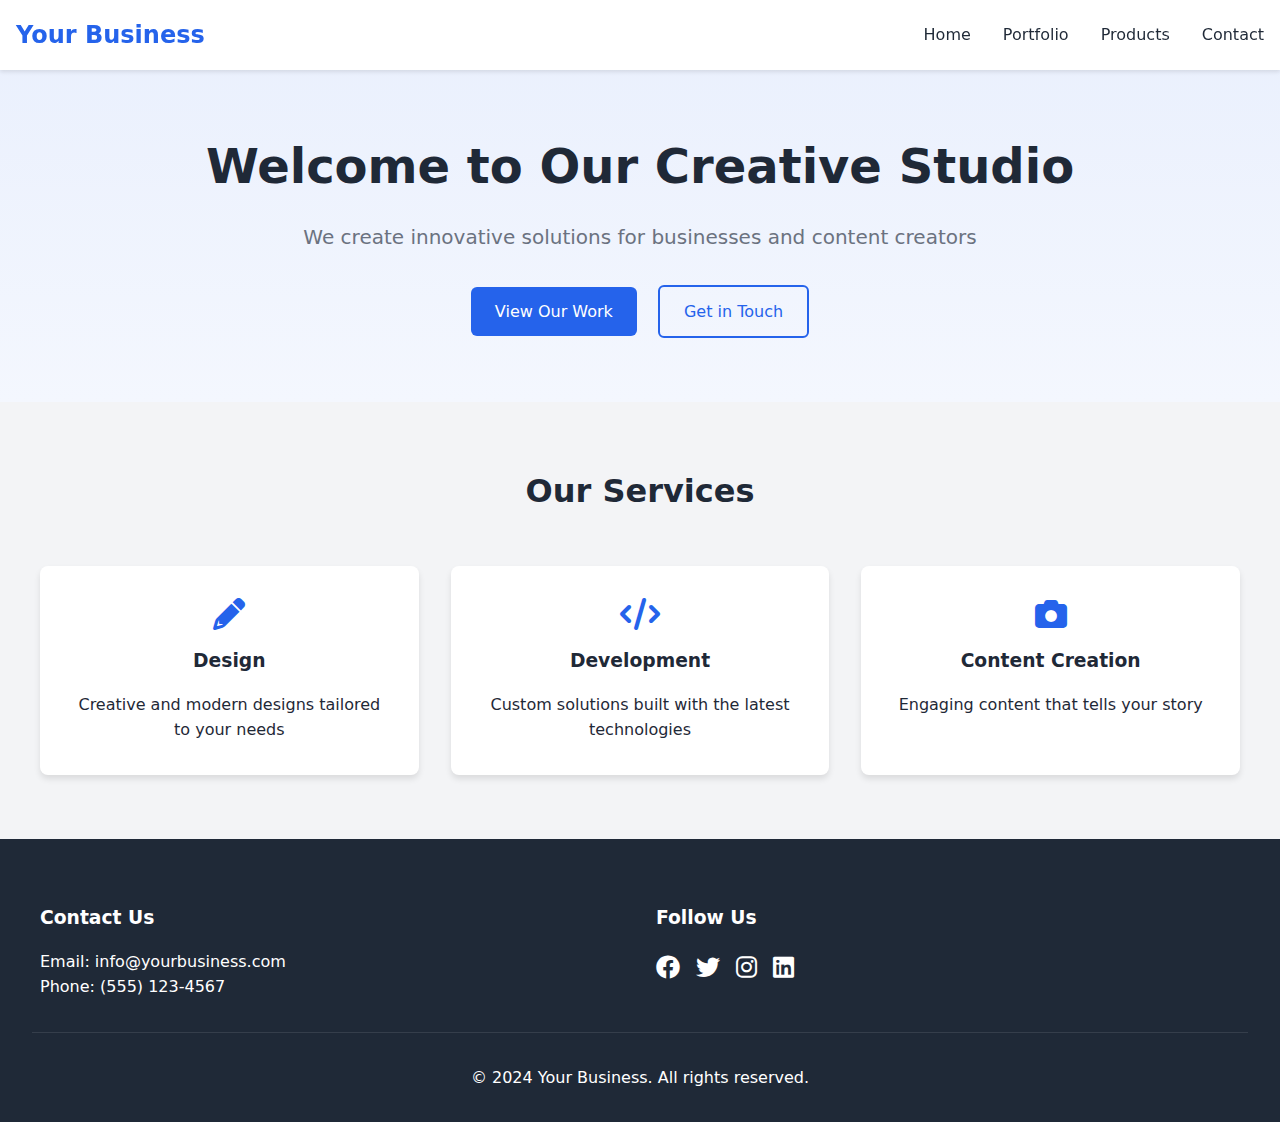
<file: index.html>
<!DOCTYPE html>
<html lang="en">
<head>
    <meta charset="UTF-8">
    <meta name="viewport" content="width=device-width, initial-scale=1.0">
    <title>Business Portfolio</title>
    <link rel="stylesheet" href="css/styles.css">
    <link rel="stylesheet" href="https://cdnjs.cloudflare.com/ajax/libs/font-awesome/6.0.0/css/all.min.css">
</head>
<body>
    <header>
        <nav class="navbar">
            <div class="logo">
                <h1>Your Business</h1>
            </div>
            <ul class="nav-links">
                <li><a href="index.html" class="active">Home</a></li>
                <li><a href="portfolio.html">Portfolio</a></li>
                <li><a href="catalog.html">Products</a></li>
                <li><a href="contact.html">Contact</a></li>
            </ul>
            <div class="hamburger">
                <span></span>
                <span></span>
                <span></span>
            </div>
        </nav>
    </header>

    <main>
        <section class="hero">
            <div class="hero-content">
                <h1>Welcome to Our Creative Studio</h1>
                <p>We create innovative solutions for businesses and content creators</p>
                <div class="cta-buttons">
                    <a href="portfolio.html" class="btn primary">View Our Work</a>
                    <a href="contact.html" class="btn secondary">Get in Touch</a>
                </div>
            </div>
        </section>

        <section class="services">
            <h2>Our Services</h2>
            <div class="services-grid">
                <div class="service-card">
                    <i class="fas fa-pencil-alt"></i>
                    <h3>Design</h3>
                    <p>Creative and modern designs tailored to your needs</p>
                </div>
                <div class="service-card">
                    <i class="fas fa-code"></i>
                    <h3>Development</h3>
                    <p>Custom solutions built with the latest technologies</p>
                </div>
                <div class="service-card">
                    <i class="fas fa-camera"></i>
                    <h3>Content Creation</h3>
                    <p>Engaging content that tells your story</p>
                </div>
            </div>
        </section>
    </main>

    <footer>
        <div class="footer-content">
            <div class="footer-section">
                <h3>Contact Us</h3>
                <p>Email: info@yourbusiness.com</p>
                <p>Phone: (555) 123-4567</p>
            </div>
            <div class="footer-section">
                <h3>Follow Us</h3>
                <div class="social-links">
                    <a href="#"><i class="fab fa-facebook"></i></a>
                    <a href="#"><i class="fab fa-twitter"></i></a>
                    <a href="#"><i class="fab fa-instagram"></i></a>
                    <a href="#"><i class="fab fa-linkedin"></i></a>
                </div>
            </div>
        </div>
        <div class="footer-bottom">
            <p>&copy; 2024 Your Business. All rights reserved.</p>
        </div>
    </footer>

    <script src="js/main.js"></script>
</body>
</html>
</file>
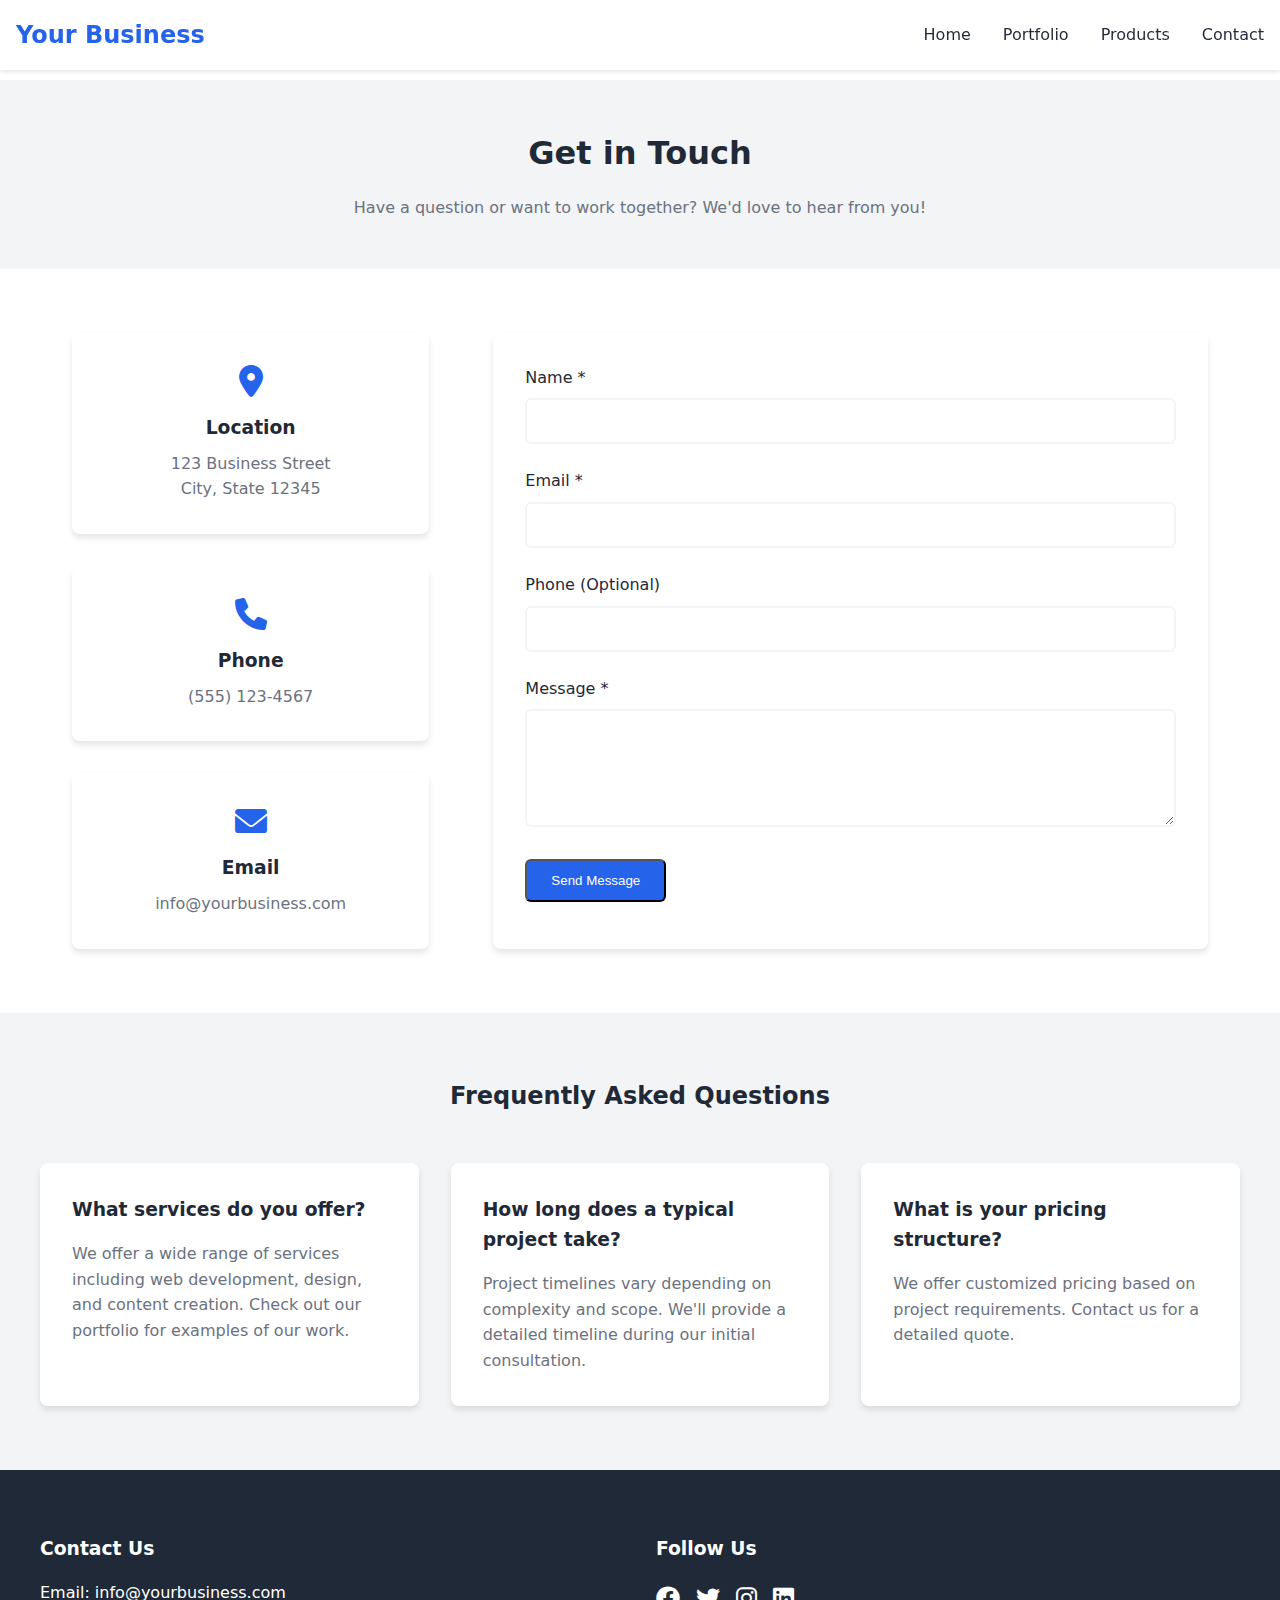
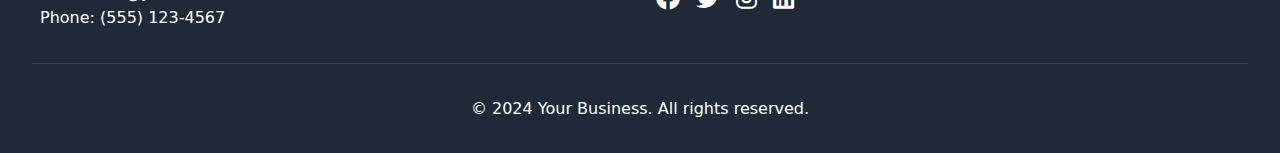
<file: contact.html>
<!DOCTYPE html>
<html lang="en">
<head>
    <meta charset="UTF-8">
    <meta name="viewport" content="width=device-width, initial-scale=1.0">
    <title>Contact Us - Business Portfolio</title>
    <link rel="stylesheet" href="css/styles.css">
    <link rel="stylesheet" href="https://cdnjs.cloudflare.com/ajax/libs/font-awesome/6.0.0/css/all.min.css">
</head>
<body>
    <header>
        <nav class="navbar">
            <div class="logo">
                <h1>Your Business</h1>
            </div>
            <ul class="nav-links">
                <li><a href="index.html">Home</a></li>
                <li><a href="portfolio.html">Portfolio</a></li>
                <li><a href="catalog.html">Products</a></li>
                <li><a href="contact.html" class="active">Contact</a></li>
            </ul>
            <div class="hamburger">
                <span></span>
                <span></span>
                <span></span>
            </div>
        </nav>
    </header>

    <main class="contact-page">
        <section class="contact-header">
            <h1>Get in Touch</h1>
            <p>Have a question or want to work together? We'd love to hear from you!</p>
        </section>

        <section class="contact-content">
            <div class="contact-info">
                <div class="info-card">
                    <i class="fas fa-map-marker-alt"></i>
                    <h3>Location</h3>
                    <p>123 Business Street<br>City, State 12345</p>
                </div>
                <div class="info-card">
                    <i class="fas fa-phone"></i>
                    <h3>Phone</h3>
                    <p>(555) 123-4567</p>
                </div>
                <div class="info-card">
                    <i class="fas fa-envelope"></i>
                    <h3>Email</h3>
                    <p>info@yourbusiness.com</p>
                </div>
            </div>

            <form id="contact-form" class="contact-form">
                <div class="form-group">
                    <label for="name">Name *</label>
                    <input type="text" id="name" name="name" required>
                </div>
                <div class="form-group">
                    <label for="email">Email *</label>
                    <input type="email" id="email" name="email" required>
                </div>
                <div class="form-group">
                    <label for="phone">Phone (Optional)</label>
                    <input type="tel" id="phone" name="phone">
                </div>
                <div class="form-group">
                    <label for="message">Message *</label>
                    <textarea id="message" name="message" rows="5" required></textarea>
                </div>
                <button type="submit" class="btn primary">Send Message</button>
            </form>
        </section>

        <section class="faq-section">
            <h2>Frequently Asked Questions</h2>
            <div class="faq-grid">
                <div class="faq-item">
                    <h3>What services do you offer?</h3>
                    <p>We offer a wide range of services including web development, design, and content creation. Check out our portfolio for examples of our work.</p>
                </div>
                <div class="faq-item">
                    <h3>How long does a typical project take?</h3>
                    <p>Project timelines vary depending on complexity and scope. We'll provide a detailed timeline during our initial consultation.</p>
                </div>
                <div class="faq-item">
                    <h3>What is your pricing structure?</h3>
                    <p>We offer customized pricing based on project requirements. Contact us for a detailed quote.</p>
                </div>
            </div>
        </section>
    </main>

    <footer>
        <div class="footer-content">
            <div class="footer-section">
                <h3>Contact Us</h3>
                <p>Email: info@yourbusiness.com</p>
                <p>Phone: (555) 123-4567</p>
            </div>
            <div class="footer-section">
                <h3>Follow Us</h3>
                <div class="social-links">
                    <a href="#"><i class="fab fa-facebook"></i></a>
                    <a href="#"><i class="fab fa-twitter"></i></a>
                    <a href="#"><i class="fab fa-instagram"></i></a>
                    <a href="#"><i class="fab fa-linkedin"></i></a>
                </div>
            </div>
        </div>
        <div class="footer-bottom">
            <p>&copy; 2024 Your Business. All rights reserved.</p>
        </div>
    </footer>

    <script src="js/main.js"></script>
    <script src="js/contact.js"></script>
</body>
</html>
</file>
<file: css/styles.css>
/* Reset and Base Styles */
* {
    margin: 0;
    padding: 0;
    box-sizing: border-box;
}

:root {
    --primary-color: #2563eb;
    --secondary-color: #1e40af;
    --text-color: #1f2937;
    --light-text: #6b7280;
    --background: #ffffff;
    --light-background: #f3f4f6;
    --max-width: 1200px;
}

body {
    font-family: Inter, system-ui, sans-serif;
    line-height: 1.6;
    color: var(--text-color);
}

/* Navigation */
.navbar {
    background: var(--background);
    padding: 1rem;
    box-shadow: 0 2px 4px rgba(0,0,0,0.1);
    position: fixed;
    width: 100%;
    top: 0;
    z-index: 1000;
    display: flex;
    justify-content: space-between;
    align-items: center;
}

.logo h1 {
    font-size: 1.5rem;
    color: var(--primary-color);
}

.nav-links {
    display: flex;
    list-style: none;
    gap: 2rem;
}

.nav-links a {
    text-decoration: none;
    color: var(--text-color);
    font-weight: 500;
    transition: color 0.3s ease;
}

.nav-links a:hover,
.nav-links a.active {
    color: var(--primary-color);
}

.hamburger {
    display: none;
    flex-direction: column;
    gap: 4px;
    cursor: pointer;
}

.hamburger span {
    width: 25px;
    height: 3px;
    background: var(--text-color);
    transition: 0.3s ease;
}

/* Hero Section */
.hero {
    padding: 8rem 2rem 4rem;
    background: linear-gradient(rgba(37, 99, 235, 0.1), rgba(37, 99, 235, 0.05));
    text-align: center;
}

.hero-content {
    max-width: var(--max-width);
    margin: 0 auto;
}

.hero h1 {
    font-size: 3rem;
    margin-bottom: 1rem;
    color: var(--text-color);
}

.hero p {
    font-size: 1.25rem;
    color: var(--light-text);
    margin-bottom: 2rem;
}

/* Buttons */
.btn {
    display: inline-block;
    padding: 0.75rem 1.5rem;
    border-radius: 0.375rem;
    text-decoration: none;
    font-weight: 500;
    transition: transform 0.3s ease;
}

.btn:hover {
    transform: translateY(-2px);
}

.btn.primary {
    background: var(--primary-color);
    color: white;
}

.btn.secondary {
    background: transparent;
    color: var(--primary-color);
    border: 2px solid var(--primary-color);
    margin-left: 1rem;
}

/* Services Section */
.services {
    padding: 4rem 2rem;
    background: var(--light-background);
}

.services h2 {
    text-align: center;
    margin-bottom: 3rem;
    font-size: 2rem;
}

.services-grid {
    display: grid;
    grid-template-columns: repeat(auto-fit, minmax(250px, 1fr));
    gap: 2rem;
    max-width: var(--max-width);
    margin: 0 auto;
}

.service-card {
    background: white;
    padding: 2rem;
    border-radius: 0.5rem;
    text-align: center;
    box-shadow: 0 4px 6px rgba(0,0,0,0.1);
    transition: transform 0.3s ease;
}

.service-card:hover {
    transform: translateY(-5px);
}

.service-card i {
    font-size: 2rem;
    color: var(--primary-color);
    margin-bottom: 1rem;
}

.service-card h3 {
    margin-bottom: 1rem;
}

/* Footer */
footer {
    background: var(--text-color);
    color: white;
    padding: 4rem 2rem 2rem;
}

.footer-content {
    max-width: var(--max-width);
    margin: 0 auto;
    display: grid;
    grid-template-columns: repeat(auto-fit, minmax(200px, 1fr));
    gap: 2rem;
}

.footer-section h3 {
    margin-bottom: 1rem;
}

.social-links {
    display: flex;
    gap: 1rem;
}

.social-links a {
    color: white;
    font-size: 1.5rem;
    transition: color 0.3s ease;
}

.social-links a:hover {
    color: var(--primary-color);
}

.footer-bottom {
    text-align: center;
    margin-top: 2rem;
    padding-top: 2rem;
    border-top: 1px solid rgba(255,255,255,0.1);
}

/* Responsive Design */
@media (max-width: 768px) {
    .nav-links {
        display: none;
    }

    .hamburger {
        display: flex;
    }

    .hero h1 {
        font-size: 2rem;
    }

    .cta-buttons {
        display: flex;
        flex-direction: column;
        gap: 1rem;
    }

    .btn.secondary {
        margin-left: 0;
    }
}

/* Portfolio Page Styles */
.portfolio-page {
    padding-top: 80px;
}

.portfolio-header {
    text-align: center;
    padding: 3rem 2rem;
    background: var(--light-background);
}

.portfolio-header h1 {
    margin-bottom: 2rem;
    color: var(--text-color);
}

.search-container {
    max-width: 600px;
    margin: 0 auto;
}

#portfolio-search {
    width: 100%;
    padding: 0.75rem;
    border: 2px solid var(--light-text);
    border-radius: 0.375rem;
    margin-bottom: 1rem;
    font-size: 1rem;
}

.filter-tags {
    display: flex;
    justify-content: center;
    gap: 1rem;
    flex-wrap: wrap;
}

.filter-tag {
    padding: 0.5rem 1rem;
    border: none;
    border-radius: 0.25rem;
    background: white;
    cursor: pointer;
    transition: all 0.3s ease;
}

.filter-tag:hover,
.filter-tag.active {
    background: var(--primary-color);
    color: white;
}

.portfolio-grid {
    display: grid;
    grid-template-columns: repeat(auto-fill, minmax(300px, 1fr));
    gap: 2rem;
    padding: 2rem;
    max-width: var(--max-width);
    margin: 0 auto;
}

.portfolio-item {
    background: white;
    border-radius: 0.5rem;
    overflow: hidden;
    box-shadow: 0 4px 6px rgba(0,0,0,0.1);
    transition: transform 0.3s ease;
    opacity: 0;
    transform: translateY(20px);
}

.portfolio-item.animate {
    opacity: 1;
    transform: translateY(0);
}

.portfolio-item:hover {
    transform: translateY(-5px);
}

.portfolio-item img {
    width: 100%;
    height: 200px;
    object-fit: cover;
}

.portfolio-info {
    padding: 1.5rem;
}

.portfolio-info h3 {
    margin-bottom: 0.5rem;
    color: var(--text-color);
}

.portfolio-info p {
    color: var(--light-text);
    margin-bottom: 1rem;
}

.portfolio-info .tag {
    display: inline-block;
    padding: 0.25rem 0.75rem;
    background: var(--light-background);
    border-radius: 1rem;
    font-size: 0.875rem;
    color: var(--primary-color);
}

/* Responsive Design for Portfolio */
@media (max-width: 768px) {
    .portfolio-grid {
        grid-template-columns: repeat(auto-fill, minmax(250px, 1fr));
        padding: 1rem;
    }

    .portfolio-header {
        padding: 2rem 1rem;
    }

    .filter-tags {
        gap: 0.5rem;
    }

    .filter-tag {
        padding: 0.4rem 0.8rem;
        font-size: 0.9rem;
    }
}

/* Contact Page Styles */
.contact-page {
    padding-top: 80px;
}

.contact-header {
    text-align: center;
    padding: 3rem 2rem;
    background: var(--light-background);
}

.contact-header h1 {
    margin-bottom: 1rem;
    color: var(--text-color);
}

.contact-header p {
    color: var(--light-text);
    max-width: 600px;
    margin: 0 auto;
}

.contact-content {
    max-width: var(--max-width);
    margin: 0 auto;
    padding: 4rem 2rem;
    display: grid;
    grid-template-columns: 1fr 2fr;
    gap: 4rem;
}

.contact-info {
    display: flex;
    flex-direction: column;
    gap: 2rem;
}

.info-card {
    background: white;
    padding: 2rem;
    border-radius: 0.5rem;
    box-shadow: 0 4px 6px rgba(0,0,0,0.1);
    text-align: center;
}

.info-card i {
    font-size: 2rem;
    color: var(--primary-color);
    margin-bottom: 1rem;
}

.info-card h3 {
    margin-bottom: 0.5rem;
    color: var(--text-color);
}

.info-card p {
    color: var(--light-text);
}

.contact-form {
    background: white;
    padding: 2rem;
    border-radius: 0.5rem;
    box-shadow: 0 4px 6px rgba(0,0,0,0.1);
}

.form-group {
    margin-bottom: 1.5rem;
}

.form-group label {
    display: block;
    margin-bottom: 0.5rem;
    color: var(--text-color);
    font-weight: 500;
}

.form-group input,
.form-group textarea {
    width: 100%;
    padding: 0.75rem;
    border: 2px solid var(--light-background);
    border-radius: 0.375rem;
    font-size: 1rem;
    transition: border-color 0.3s ease;
}

.form-group input:focus,
.form-group textarea:focus {
    outline: none;
    border-color: var(--primary-color);
}

.form-group input.invalid,
.form-group textarea.invalid {
    border-color: #dc2626;
}

.error-message {
    color: #dc2626;
    font-size: 0.875rem;
    margin-top: 0.25rem;
}

/* FAQ Section */
.faq-section {
    background: var(--light-background);
    padding: 4rem 2rem;
}

.faq-section h2 {
    text-align: center;
    margin-bottom: 3rem;
}

.faq-grid {
    max-width: var(--max-width);
    margin: 0 auto;
    display: grid;
    grid-template-columns: repeat(auto-fit, minmax(300px, 1fr));
    gap: 2rem;
}

.faq-item {
    background: white;
    padding: 2rem;
    border-radius: 0.5rem;
    box-shadow: 0 4px 6px rgba(0,0,0,0.1);
}

.faq-item h3 {
    margin-bottom: 1rem;
    color: var(--text-color);
}

.faq-item p {
    color: var(--light-text);
}

/* Notification System */
.notification {
    position: fixed;
    bottom: 2rem;
    right: 2rem;
    padding: 1rem 2rem;
    border-radius: 0.5rem;
    background: white;
    box-shadow: 0 4px 6px rgba(0,0,0,0.1);
    transform: translateY(100%);
    opacity: 0;
    transition: all 0.3s ease;
}

.notification.visible {
    transform: translateY(0);
    opacity: 1;
}

.notification.success {
    background: #10b981;
    color: white;
}

.notification.error {
    background: #dc2626;
    color: white;
}

/* Responsive Design for Contact Page */
@media (max-width: 768px) {
    .contact-content {
        grid-template-columns: 1fr;
        gap: 2rem;
        padding: 2rem 1rem;
    }

    .contact-info {
        flex-direction: row;
        flex-wrap: wrap;
    }

    .info-card {
        flex: 1 1 250px;
    }

    .faq-grid {
        grid-template-columns: 1fr;
    }
}

/* Catalog Page Styles */
.catalog-page {
    padding-top: 80px;
}

.catalog-header {
    text-align: center;
    padding: 3rem 2rem;
    background: var(--light-background);
}

.catalog-header h1 {
    margin-bottom: 1rem;
    color: var(--text-color);
}

.catalog-header p {
    color: var(--light-text);
    max-width: 600px;
    margin: 0 auto 2rem;
}

.catalog-search {
    max-width: 600px;
    margin: 0 auto;
}

#catalog-search {
    width: 100%;
    padding: 0.75rem;
    border: 2px solid var(--light-text);
    border-radius: 0.375rem;
    margin-bottom: 1rem;
    font-size: 1rem;
}

.catalog-categories {
    display: flex;
    justify-content: center;
    gap: 1rem;
    flex-wrap: wrap;
}

.category-btn {
    padding: 0.5rem 1rem;
    border: none;
    border-radius: 0.25rem;
    background: white;
    cursor: pointer;
    transition: all 0.3s ease;
}

.category-btn:hover,
.category-btn.active {
    background: var(--primary-color);
    color: white;
}

.catalog-grid {
    display: grid;
    grid-template-columns: repeat(auto-fill, minmax(300px, 1fr));
    gap: 2rem;
    padding: 2rem;
    max-width: var(--max-width);
    margin: 0 auto;
}

.product-card {
    background: white;
    border-radius: 0.5rem;
    overflow: hidden;
    box-shadow: 0 4px 6px rgba(0,0,0,0.1);
    transition: transform 0.3s ease;
    opacity: 0;
    transform: translateY(20px);
}

.product-card.animate {
    opacity: 1;
    transform: translateY(0);
}

.product-card:hover {
    transform: translateY(-5px);
}

.product-image {
    position: relative;
    overflow: hidden;
}

.product-image img {
    width: 100%;
    height: 200px;
    object-fit: cover;
    transition: transform 0.3s ease;
}

.product-overlay {
    position: absolute;
    top: 0;
    left: 0;
    width: 100%;
    height: 100%;
    background: rgba(0,0,0,0.5);
    display: flex;
    justify-content: center;
    align-items: center;
    opacity: 0;
    transition: opacity 0.3s ease;
}

.product-card:hover .product-overlay {
    opacity: 1;
}

.product-card:hover .product-image img {
    transform: scale(1.1);
}

.product-info {
    padding: 1.5rem;
}

.product-info h3 {
    margin-bottom: 0.5rem;
    color: var(--text-color);
}

.product-info p {
    color: var(--light-text);
    margin-bottom: 1rem;
    min-height: 3em;
}

.product-meta {
    display: flex;
    justify-content: space-between;
    align-items: center;
}

.price {
    font-size: 1.25rem;
    font-weight: 600;
    color: var(--primary-color);
}

/* Shopping Cart Styles */
.shopping-cart {
    position: fixed;
    top: 80px;
    right: 0;
    width: 300px;
    background: white;
    border-radius: 0.5rem 0 0 0.5rem;
    box-shadow: -2px 0 4px rgba(0,0,0,0.1);
    z-index: 100;
    transform: translateX(100%);
    transition: transform 0.3s ease;
}

.shopping-cart:hover {
    transform: translateX(0);
}

.cart-preview {
    padding: 1.5rem;
}

.cart-preview h3 {
    margin-bottom: 1rem;
    color: var(--text-color);
}

.cart-items {
    max-height: 300px;
    overflow-y: auto;
}

.cart-item {
    display: grid;
    grid-template-columns: 2fr 1fr 1fr auto;
    gap: 0.5rem;
    align-items: center;
    padding: 0.5rem 0;
    border-bottom: 1px solid var(--light-background);
}

.item-name {
    font-size: 0.875rem;
    color: var(--text-color);
}

.item-quantity,
.item-price {
    font-size: 0.875rem;
    color: var(--light-text);
}

.remove-item {
    background: none;
    border: none;
    color: #dc2626;
    cursor: pointer;
    font-size: 1.25rem;
    padding: 0.25rem;
}

.cart-total {
    display: flex;
    justify-content: space-between;
    align-items: center;
    margin: 1rem 0;
    padding-top: 1rem;
    border-top: 2px solid var(--light-background);
    font-weight: 600;
}

.checkout-btn {
    width: 100%;
}

/* Responsive Design for Catalog */
@media (max-width: 768px) {
    .catalog-grid {
        grid-template-columns: repeat(auto-fill, minmax(250px, 1fr));
        padding: 1rem;
    }

    .shopping-cart {
        width: 100%;
        top: auto;
        bottom: 0;
        transform: translateY(100%);
        border-radius: 0.5rem 0.5rem 0 0;
    }

    .shopping-cart:hover {
        transform: translateY(0);
    }

    .catalog-categories {
        gap: 0.5rem;
    }

    .category-btn {
        padding: 0.4rem 0.8rem;
        font-size: 0.9rem;
    }
}
</file>
